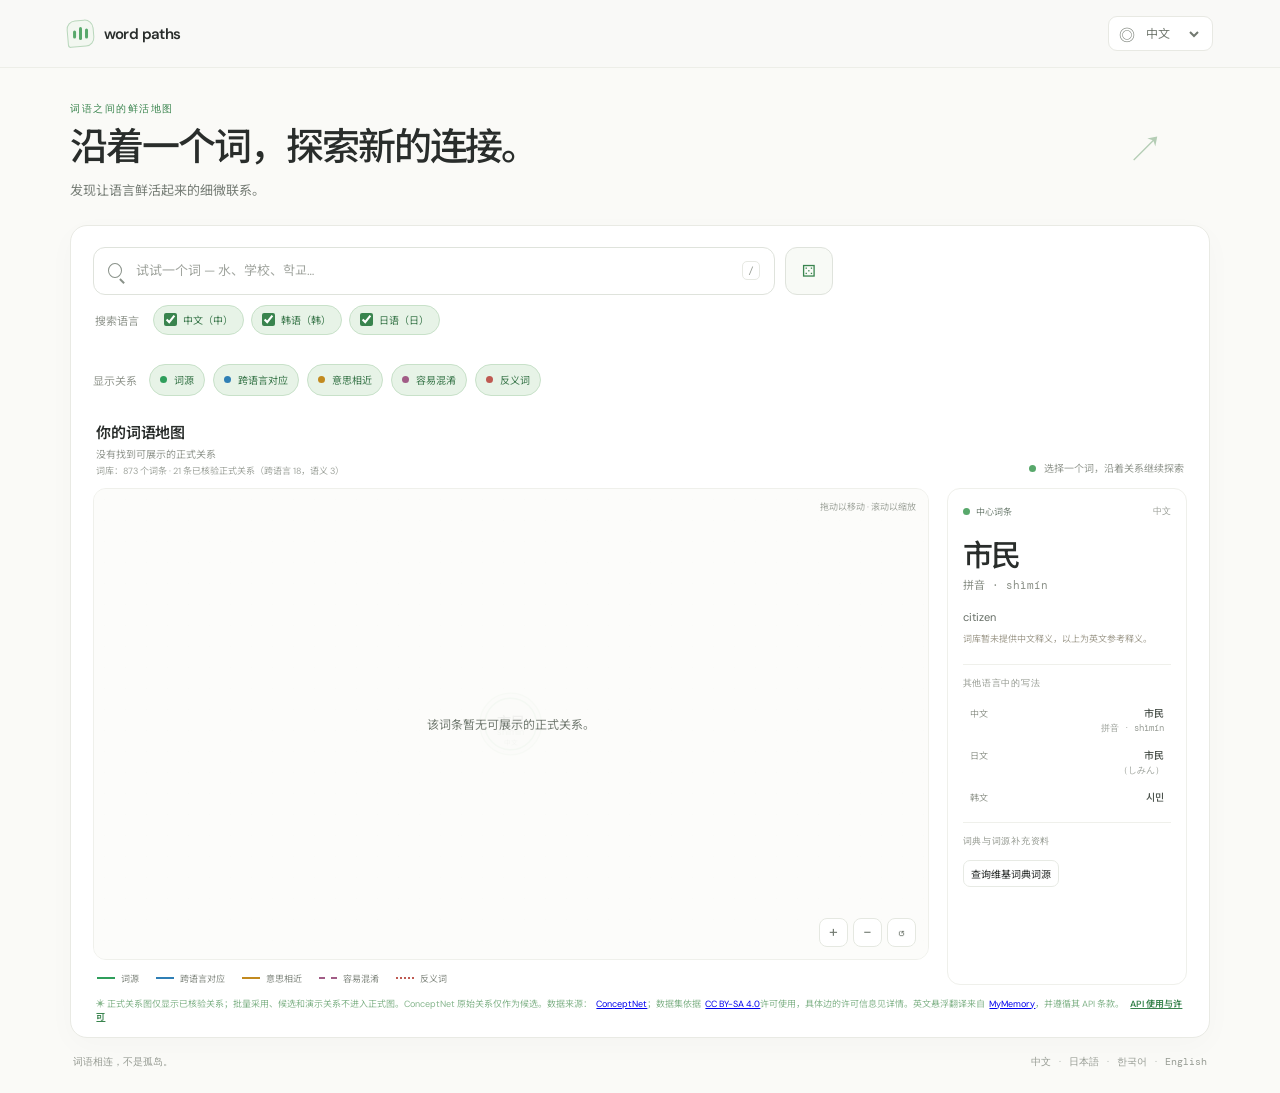
<file: word-paths/index.html>
<!doctype html>
<!-- 此文件是 Word Paths 单页应用的 HTML 入口和主界面结构。 -->
<html lang="zh-CN">
  <head>
    <meta charset="utf-8">
    <meta name="viewport" content="width=device-width, initial-scale=1">
    <meta name="theme-color" content="#fafaf7">
    <meta name="description" content="探索中文、日文和韩文词汇之间的关系。">
    <title>Word Paths — 词语关系地图</title>
    <link rel="preconnect" href="https://fonts.googleapis.com">
    <link rel="preconnect" href="https://fonts.gstatic.com" crossorigin>
    <link href="https://fonts.googleapis.com/css2?family=DM+Sans:wght@400;500;600;700&family=DM+Mono:wght@400;500&family=Noto+Sans+JP:wght@400;500;600&family=Noto+Sans+KR:wght@400;500;600&family=Noto+Sans+SC:wght@400;500;600&display=swap" rel="stylesheet">
    <link rel="stylesheet" href="css/styles.css">
    <link rel="stylesheet" href="css/animations.css">
    <script type="module" src="js/app.js"></script>
  </head>
  <body>
    <header class="topbar">
      <a class="brand" href="./" aria-label="Word Paths 首页" data-i18n-attr="aria-label:brand.home">
        <span class="brand-mark" aria-hidden="true"><span></span><span></span><span></span></span>
        <span>word paths</span>
      </a>
      <label class="language-picker">
        <span class="sr-only" data-i18n="language.label">界面语言</span>
        <span class="language-globe" aria-hidden="true">◎</span>
        <select id="language">
          <option value="zh" selected>中文</option>
          <option value="en">English</option>
          <option value="ko">한국어</option>
          <option value="ja">日本語</option>
        </select>
      </label>
    </header>

    <main class="page-shell">
      <section class="welcome">
        <div>
          <p class="eyebrow" data-i18n="welcome.eyebrow">词语之间的鲜活地图</p>
          <h1 data-i18n="welcome.title">沿着一个词，探索新的连接。</h1>
          <p class="welcome-copy" data-i18n="welcome.copy">发现让语言鲜活起来的细微联系。</p>
        </div>
        <span class="welcome-mark" aria-hidden="true">↗</span>
      </section>

      <section class="explorer" aria-label="词汇探索" data-i18n-attr="aria-label:explorer.label">
        <p id="development-notice" class="development-notice" role="status" hidden></p>
        <div class="explorer-tools">
          <form id="search-form" class="search-row" role="search">
            <label class="search-box">
              <span class="search-icon" aria-hidden="true"></span>
              <span class="sr-only" data-i18n="search.label">搜索中文、日文或韩文词汇</span>
              <input id="search" type="search" placeholder="试试一个词 — 水、学校、학교…" data-i18n-attr="placeholder:search.placeholder" autocomplete="off" aria-controls="search-candidates" aria-autocomplete="list">
              <kbd>/</kbd>
            </label>
            <button class="random-button" id="random" type="button" aria-label="随机探索一个词" title="随机探索一个词" data-i18n-attr="aria-label:search.random" data-i18n-title="search.random">
              <span aria-hidden="true">⚄</span>
            </button>
          </form>
          <fieldset id="search-languages" class="search-language-row">
            <legend data-i18n="search.languages">搜索语言</legend>
            <label class="search-language-option is-selected" data-search-language-option="zh">
              <input type="checkbox" value="zh" checked>
              <span data-i18n="search.language.zh">中文（中）</span>
              <span class="search-language-lock" data-i18n="search.languageLocked" hidden>当前</span>
            </label>
            <label class="search-language-option is-selected" data-search-language-option="ko">
              <input type="checkbox" value="ko" checked>
              <span data-i18n="search.language.ko">韩语（韩）</span>
              <span class="search-language-lock" data-i18n="search.languageLocked" hidden>当前</span>
            </label>
            <label class="search-language-option is-selected" data-search-language-option="ja">
              <input type="checkbox" value="ja" checked>
              <span data-i18n="search.language.ja">日语（日）</span>
              <span class="search-language-lock" data-i18n="search.languageLocked" hidden>当前</span>
            </label>
          </fieldset>
          <p id="search-message" class="search-message" aria-live="polite"></p>
          <div id="search-candidates" class="search-candidates" role="listbox" aria-label="匹配的词条" data-i18n-attr="aria-label:search.candidates" hidden></div>

          <div class="filter-row" role="group" aria-label="关系筛选" data-i18n-attr="aria-label:filters.label">
            <span class="filter-label" data-i18n="filters.label">显示关系</span>
            <button class="filter-chip" type="button" data-filter="origin" aria-pressed="true"><i class="filter-dot origin-dot"></i><span data-i18n="filter.origin">词源</span></button>
            <button class="filter-chip" type="button" data-filter="equivalent" aria-pressed="true"><i class="filter-dot equivalent-dot"></i><span data-i18n="filter.equivalent">跨语言对应</span></button>
            <button class="filter-chip" type="button" data-filter="similar" aria-pressed="true"><i class="filter-dot similar-dot"></i><span data-i18n="filter.similar">意思相近</span></button>
            <button class="filter-chip" type="button" data-filter="confusable" aria-pressed="true"><i class="filter-dot confusable-dot"></i><span data-i18n="filter.confusable">容易混淆</span></button>
            <button class="filter-chip" type="button" data-filter="antonym" aria-pressed="true"><i class="filter-dot antonym-dot"></i><span data-i18n="filter.antonym">反义词</span></button>
          </div>
        </div>

        <div class="graph-heading">
          <div>
            <h2 data-i18n="graph.title">你的词语地图</h2>
            <p id="result-count" aria-live="polite">正在加载词条…</p>
            <p id="dataset-stats" class="dataset-stats" aria-live="polite"></p>
          </div>
          <p class="graph-instruction"><span class="instruction-dot"></span> <span data-i18n="graph.instruction">选择一个词，沿着关系继续探索</span></p>
        </div>

        <nav class="trail" id="trail" aria-label="探索路径" data-i18n-attr="aria-label:trail.label" hidden>
          <button class="trail-back" id="trail-back" type="button" aria-label="返回上一个词" title="返回上一个词" data-i18n-attr="aria-label:trail.back" data-i18n-title="trail.back">←</button>
          <div class="trail-steps" id="trail-steps"></div>
        </nav>

        <div class="workspace">
          <div class="graph-column">
            <div class="graph-frame">
              <div id="graph" class="graph" role="region" aria-label="交互式词汇关系图" data-i18n-attr="aria-label:graph.label"></div>
              <div id="graph-peek" class="graph-peek" role="status" aria-live="polite" hidden></div>
              <div id="graph-message" class="graph-message" role="status" hidden></div>
              <div class="graph-controls" aria-label="关系图控制" data-i18n-attr="aria-label:graph.controls">
                <button id="zoom-in" type="button" aria-label="放大" data-i18n-attr="aria-label:graph.zoomIn">+</button>
                <button id="zoom-out" type="button" aria-label="缩小" data-i18n-attr="aria-label:graph.zoomOut">−</button>
                <button id="zoom-reset" type="button" aria-label="重置关系图视图" data-i18n-attr="aria-label:graph.reset">↺</button>
              </div>
              <span class="drag-hint" data-i18n="graph.dragHint">拖动以移动 · 滚动以缩放</span>
            </div>
            <div class="legend" aria-label="关系图例" data-i18n-attr="aria-label:legend.label">
              <span><i class="legend-line origin-line"></i><span data-i18n="filter.origin">词源</span></span>
              <span><i class="legend-line equivalent-line"></i><span data-i18n="filter.equivalent">跨语言对应</span></span>
              <span><i class="legend-line similar-line"></i><span data-i18n="filter.similar">意思相近</span></span>
              <span><i class="legend-line confusable-line"></i><span data-i18n="filter.confusable">容易混淆</span></span>
              <span><i class="legend-line antonym-line"></i><span data-i18n="filter.antonym">反义词</span></span>
            </div>
          </div>

          <aside class="details-panel" id="details" aria-live="polite" aria-label="词条详情" data-i18n-attr="aria-label:details.panel"></aside>
        </div>
        <p class="dataset-note"><span data-i18n="dataset.prefix">✳ 本地原型中的词汇关系尚未核验。ConceptNet 来源：</span><a href="https://conceptnet.io/" target="_blank" rel="noreferrer" data-i18n="dataset.conceptnet">ConceptNet</a><span data-i18n="dataset.licensePrefix">；数据集依据</span><a href="https://creativecommons.org/licenses/by-sa/4.0/" target="_blank" rel="noreferrer" data-i18n="dataset.license">CC BY-SA 4.0</a><span data-i18n="dataset.licenseSuffix">许可使用，具体边的许可信息见详情。英文悬浮翻译来自</span><a href="https://mymemory.translated.net/terms-and-conditions" target="_blank" rel="noreferrer" data-i18n="dataset.mymemory">MyMemory</a><span data-i18n="dataset.suffix">，并遵循其 API 条款。</span> <a class="api-link" href="api.html" data-i18n="dataset.apiLink">API 使用与许可</a></p>
      </section>

      <footer class="page-footer">
        <span data-i18n="footer">词语相连，不是孤岛。</span>
        <span>中文 <i>·</i> 日本語 <i>·</i> 한국어 <i>·</i> English</span>
      </footer>
    </main>
  </body>
</html>
</file>
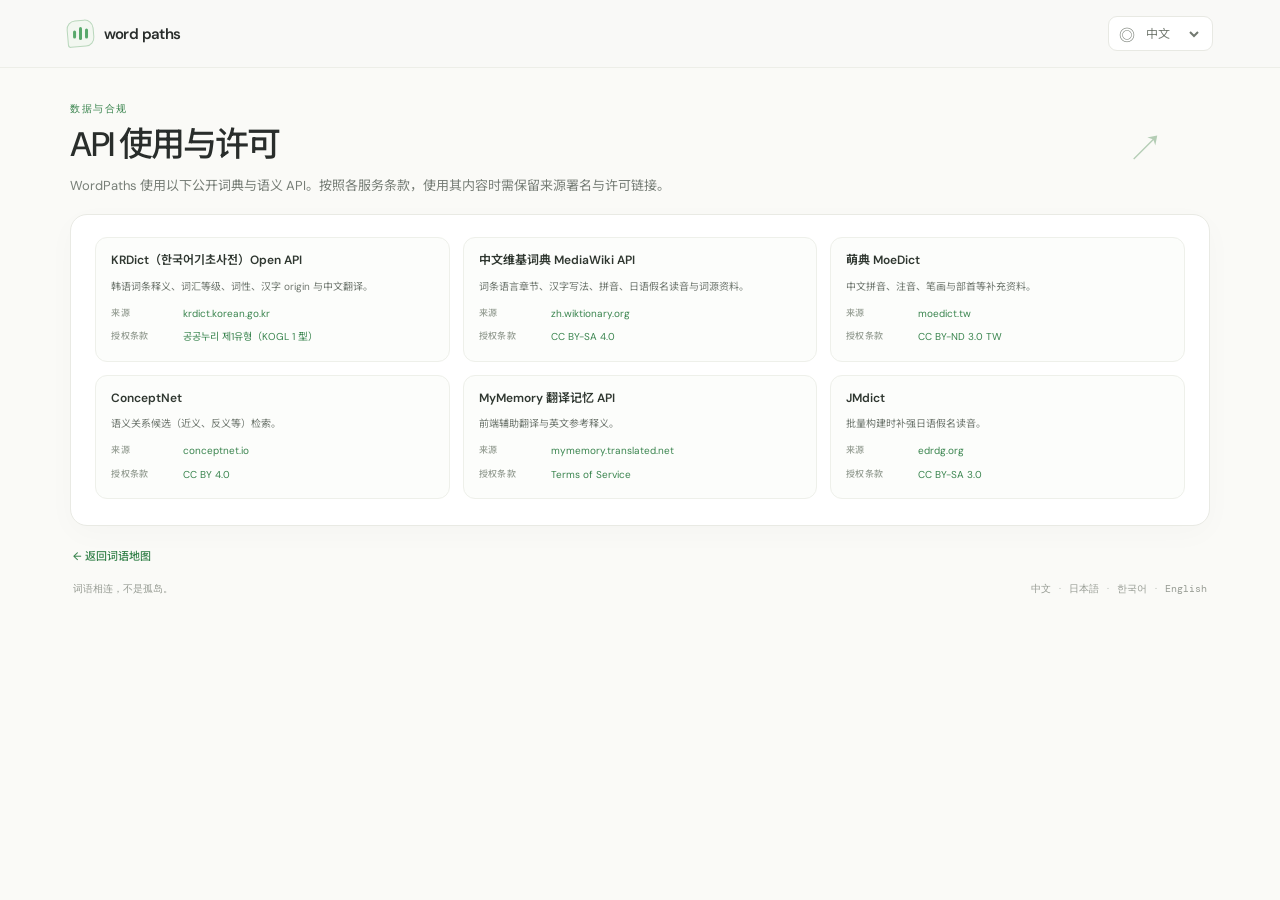
<file: word-paths/api.html>
<!doctype html>
<!-- 此文件列出 WordPaths 使用的公开 API、授权条款与合规说明。 -->
<html lang="zh-CN">
  <head>
    <meta charset="utf-8">
    <meta name="viewport" content="width=device-width, initial-scale=1">
    <meta name="theme-color" content="#fafaf7">
    <meta name="description" content="WordPaths 的 API 使用清单、授权条款与合规说明。">
    <title>API 使用与许可 · Word Paths</title>
    <link rel="preconnect" href="https://fonts.googleapis.com">
    <link rel="preconnect" href="https://fonts.gstatic.com" crossorigin>
    <link href="https://fonts.googleapis.com/css2?family=DM+Sans:wght@400;500;600;700&family=DM+Mono:wght@400;500&family=Noto+Sans+JP:wght@400;500;600&family=Noto+Sans+KR:wght@400;500;600&family=Noto+Sans+SC:wght@400;500;600&display=swap" rel="stylesheet">
    <link rel="stylesheet" href="css/styles.css">
  </head>
  <body>
    <header class="topbar">
      <a class="brand" href="index.html" aria-label="Word Paths 首页" data-i18n-attr="aria-label:brand.home">
        <span class="brand-mark" aria-hidden="true"><span></span><span></span><span></span></span>
        <span>word paths</span>
      </a>
      <label class="language-picker">
        <span class="sr-only" data-i18n="language.label">界面语言</span>
        <span class="language-globe" aria-hidden="true">◎</span>
        <select id="language">
          <option value="zh" selected>中文</option>
          <option value="en">English</option>
          <option value="ko">한국어</option>
          <option value="ja">日本語</option>
        </select>
      </label>
    </header>

    <main class="page-shell api-shell">
      <section class="welcome api-welcome">
        <div>
          <p class="eyebrow" id="api-eyebrow"></p>
          <h1 id="api-title"></h1>
          <p class="welcome-copy" id="api-intro"></p>
        </div>
        <span class="welcome-mark" aria-hidden="true">↗</span>
      </section>

      <div id="api-content" class="api-content"></div>

      <p class="api-back-row"><a class="api-back" href="index.html" id="api-back"></a></p>

      <footer class="page-footer">
        <span data-i18n="footer">词语相连，不是孤岛。</span>
        <span>中文 <i>·</i> 日本語 <i>·</i> 한국어 <i>·</i> English</span>
      </footer>
    </main>

    <script type="module" src="js/apiPage.js"></script>
  </body>
</html>
</file>
<file: word-paths/css/styles.css>
/* 此文件定义 Word Paths 界面布局、颜色、响应式样式和无障碍状态。 */
:root {
  color-scheme: light;
  --paper: #fafaf7;
  --surface: #fff;
  --ink: #292d2b;
  --muted: #858a84;
  --line: #e8e9e3;
  --green: #58a86b;
  --green-dark: #39844e;
  --pale-green: #e7f3e7;
  --gray: #e8e9e3;
  font-family: "DM Sans", "Noto Sans SC", "Noto Sans JP", "Noto Sans KR", sans-serif;
  font-synthesis: none;
}

* { box-sizing: border-box; }

body {
  min-width: 340px;
  margin: 0;
  background: var(--paper);
  color: var(--ink);
}

button, input, select { font: inherit; }
button, select { color: inherit; }
button { -webkit-tap-highlight-color: transparent; }

.topbar {
  height: 68px;
  padding: 0 max(5.2%, calc((100% - 1320px) / 2));
  display: flex;
  align-items: center;
  justify-content: space-between;
  border-bottom: 1px solid #edeee8;
  background: rgba(250, 250, 247, .88);
}

.brand {
  display: inline-flex;
  align-items: center;
  gap: 10px;
  color: var(--ink);
  text-decoration: none;
  font-size: 15px;
  font-weight: 600;
  letter-spacing: -.04em;
}

.brand-mark {
  position: relative;
  width: 27px;
  height: 27px;
  display: flex;
  align-items: center;
  justify-content: center;
  gap: 3px;
  border: 1px solid #b9d7bc;
  border-radius: 9px 9px 9px 3px;
  background: #f2f7f0;
  transform: rotate(-5deg);
}

.brand-mark span { width: 3px; border-radius: 4px; background: var(--green); transform: rotate(5deg); }
.brand-mark span:nth-child(1) { height: 8px; }
.brand-mark span:nth-child(2) { height: 13px; }
.brand-mark span:nth-child(3) { height: 10px; }

.language-picker {
  display: flex;
  height: 35px;
  align-items: center;
  gap: 7px;
  padding: 0 10px;
  border: 1px solid var(--line);
  border-radius: 9px;
  background: var(--surface);
  color: #727970;
}

.language-globe { font-size: 16px; }
.language-picker select { border: 0; outline: 0; background: transparent; font-size: 12px; cursor: pointer; }
.page-shell { width: min(1260px, 89%); margin: 0 auto; }

.welcome {
  display: flex;
  justify-content: space-between;
  align-items: center;
  padding: 34px 0 26px;
}

.eyebrow {
  margin: 0 0 9px;
  color: var(--green-dark);
  font: 500 10px "DM Mono", monospace;
  letter-spacing: .15em;
}

.welcome h1 {
  margin: 0;
  font-size: clamp(27px, 3.4vw, 38px);
  font-weight: 500;
  letter-spacing: -.055em;
  line-height: 1.2;
}

.welcome-copy { margin: 9px 0 0; color: #777e77; font-size: 13px; }
.welcome-mark { padding-right: 4%; color: #b4cdb5; font: 300 37px Georgia, serif; }

.explorer {
  padding: 21px 22px 14px;
  border: 1px solid #e9eae4;
  border-radius: 17px;
  background: var(--surface);
  box-shadow: 0 8px 30px rgba(40, 55, 42, .025);
}

.explorer-tools { max-width: 100%; }
.search-row { display: flex; max-width: 740px; gap: 10px; }
.search-box {
  display: flex;
  flex: 1;
  min-width: 0;
  height: 48px;
  align-items: center;
  gap: 12px;
  padding: 0 14px;
  border: 1px solid #dfe3dc;
  border-radius: 12px;
  background: #fff;
  transition: border-color .18s ease, box-shadow .18s ease;
}

.search-box:focus-within { border-color: #9fc8a4; box-shadow: 0 0 0 3px rgba(88, 168, 107, .09); }
.search-icon { width: 15px; height: 15px; position: relative; border: 1.7px solid #899189; border-radius: 50%; }
.search-icon::after { position: absolute; width: 6px; height: 1.7px; right: -5px; bottom: -3px; background: #899189; content: ""; transform: rotate(45deg); transform-origin: left center; }
.search-box input { width: 100%; min-width: 0; border: 0; outline: 0; background: transparent; color: var(--ink); font-size: 13px; }
.search-box input::placeholder { color: #a1a59f; }
.search-box kbd { padding: 2px 5px; border: 1px solid #e7e9e3; border-radius: 5px; color: #969b93; font: 10px "DM Mono", monospace; }

.search-language-row {
  display: flex;
  flex-wrap: wrap;
  align-items: center;
  gap: 7px;
  margin: 10px 0 0;
  padding: 0;
  border: 0;
}
.search-language-row legend { float: left; margin-right: 5px; color: #92978f; font-size: 11px; }
.search-language-option {
  position: relative;
  min-height: 30px;
  display: inline-flex;
  align-items: center;
  gap: 6px;
  padding: 0 10px;
  border: 1px solid #e8e9e3;
  border-radius: 18px;
  background: #fff;
  color: #717871;
  cursor: pointer;
  font-size: 10px;
  transition: color .16s ease, background .16s ease, border-color .16s ease;
}
.search-language-option:hover { border-color: #cddbcf; }
.search-language-option input {
  width: 13px;
  height: 13px;
  margin: 0;
  accent-color: var(--green-dark);
}
.search-language-option.is-selected { border-color: #c8e1c9; background: var(--pale-green); color: #39764a; }
.search-language-option.is-locked { cursor: not-allowed; }
.search-language-option input:focus-visible { outline: 2px solid var(--green-dark); outline-offset: 2px; }
.search-language-option input:disabled { cursor: not-allowed; }
.search-language-lock { color: #69836b; font-size: 9px; }

.random-button {
  width: 48px;
  height: 48px;
  display: grid;
  flex: 0 0 48px;
  place-items: center;
  border: 1px solid #dfe3dc;
  border-radius: 12px;
  background: #f8faf6;
  color: var(--green-dark);
  cursor: pointer;
  font-size: 21px;
}

.random-button:hover { border-color: #abd2ad; background: #eff7ed; }
.random-button:active { transform: scale(.94); }
.search-message { min-height: 16px; margin: 5px 0 8px 3px; color: #777e77; font-size: 10px; }
.search-message.is-error { color: #a65a50; }
.search-candidates { max-width: 740px; display: grid; gap: 5px; margin: 0 0 10px; }
.search-candidates[hidden] { display: none; }
.search-candidate {
  display: flex;
  justify-content: space-between;
  align-items: center;
  gap: 14px;
  width: 100%;
  padding: 9px 12px;
  border: 1px solid #e8e9e3;
  border-radius: 9px;
  background: #fff;
  text-align: left;
  cursor: pointer;
}
.search-candidate:hover, .search-candidate:focus-visible { border-color: #abd2ad; background: #f7fbf5; }
.search-candidate-word { color: var(--ink); font-size: 13px; }
.search-candidate-language { color: #777e77; font-size: 11px; }

.filter-row { display: flex; flex-wrap: wrap; align-items: center; gap: 8px; }
.filter-label { margin-right: 4px; color: #92978f; font-size: 11px; }
.filter-chip {
  min-height: 32px;
  display: inline-flex;
  align-items: center;
  gap: 7px;
  padding: 0 10px;
  border: 1px solid #e8e9e3;
  border-radius: 20px;
  background: #fff;
  color: #717871;
  cursor: pointer;
  font-size: 10px;
  transition: color .16s ease, background .16s ease, border-color .16s ease, transform .16s ease;
}

.filter-chip:hover { border-color: #cddbcf; }
.filter-chip:active { transform: scale(.97); }
.filter-chip[aria-pressed="true"] { border-color: #c8e1c9; background: var(--pale-green); color: #39764a; }
.filter-dot { width: 7px; height: 7px; border-radius: 50%; }
.origin-dot { background: #2f9e5b; }
.equivalent-dot { background: #2f7fb5; }
.similar-dot { background: #c28a1f; }
.confusable-dot { background: #a15c86; }
.antonym-dot { background: #bf5a52; }

.graph-heading { display: flex; justify-content: space-between; align-items: end; margin: 25px 3px 11px; }
.graph-heading h2 { margin: 0 0 3px; font-size: 15px; font-weight: 600; letter-spacing: -.02em; }
.graph-heading p { margin: 0; color: #92978f; font-size: 10px; }
.graph-heading .dataset-stats { margin-top: 3px; color: #a0a59e; font-size: 9px; }
.development-notice {
  margin: 0 0 12px;
  padding: 9px 12px;
  border: 1px solid #e6c982;
  border-radius: 8px;
  background: #fff8e6;
  color: #765a16;
  font-size: 12px;
}
.graph-instruction { padding-bottom: 2px; }
.instruction-dot { width: 7px; height: 7px; display: inline-block; margin-right: 5px; border-radius: 50%; background: var(--green); }

.trail { display: flex; align-items: center; gap: 7px; margin: 0 3px 11px; padding: 7px 9px; border: 1px solid #eef0ea; border-radius: 10px; background: #fbfcf9; overflow-x: auto; }
.trail[hidden] { display: none; }
.trail-back { flex: 0 0 auto; width: 25px; height: 25px; display: grid; place-items: center; border: 1px solid #e3e7e0; border-radius: 7px; background: #fff; color: #6f7a71; cursor: pointer; font-size: 13px; }
.trail-back:hover:not(:disabled) { border-color: #bcd7bd; color: var(--green-dark); }
.trail-back:disabled { opacity: .45; cursor: default; }
.trail-steps { display: flex; align-items: center; gap: 5px; min-width: 0; }
.trail-step { flex: 0 0 auto; max-width: 170px; overflow: hidden; padding: 3px 7px; border: 1px solid transparent; border-radius: 7px; background: transparent; color: #6f786f; cursor: pointer; font-size: 11px; text-overflow: ellipsis; white-space: nowrap; }
.trail-step:hover { border-color: #d6e7d6; background: #f2f8f0; color: #39764a; }
.trail-step.is-current { border-color: #c8e1c9; background: var(--pale-green); color: #39764a; font-weight: 600; }
.trail-sep { flex: 0 0 auto; color: #c4cac2; font-size: 10px; }

.workspace { display: grid; grid-template-columns: minmax(0, 1fr) 240px; gap: 18px; }
.graph-column { min-width: 0; }
.graph-frame {
  position: relative;
  min-height: 470px;
  overflow: hidden;
  border: 1px solid #eff0eb;
  border-radius: 13px;
  background-color: #fcfcfa;
  background-image: radial-gradient(#e5e8e1 .7px, transparent .7px);
  background-size: 21px 21px;
}

.graph { position: relative; width: 100%; height: 470px; }
.graph svg { position: absolute; inset: 0; width: 100%; height: 100%; display: block; overflow: hidden; touch-action: none; }
.graph-content { transform-origin: 0 0; }
.graph-edge { fill: none; stroke: #cbd3c9; stroke-width: 2.6; vector-effect: non-scaling-stroke; }
.graph-edge.edge-origin { stroke: #2f9e5b; }
.graph-edge.edge-equivalent { stroke: #2f7fb5; }
.graph-edge.edge-similar { stroke: #c28a1f; }
.graph-edge.edge-confusable { stroke: #a15c86; stroke-dasharray: 6 4; }
.graph-edge.edge-antonym { stroke: #bf5a52; stroke-dasharray: 2 5; stroke-width: 2.9; }
.graph-edge.edge-unclassified { stroke: #8a918a; stroke-dasharray: 1 4; }
.graph-edge.is-active { stroke-width: 4.2; }
.graph-node { cursor: grab; outline: none; transition: transform .5s cubic-bezier(.2, .8, .3, 1); }
.graph-node.is-dragging { cursor: grabbing; transition: none; }
.node-halo { fill: transparent; stroke: transparent; stroke-width: 1.5; }
.node-core { fill: #fff; stroke: #d9ded7; stroke-width: 1.3; }
.graph-node.is-center .node-core { fill: var(--pale-green); stroke: #75b480; stroke-width: 1.7; }
.graph-node:hover .node-halo, .graph-node.is-connected .node-halo { fill: rgba(88, 168, 107, .07); stroke: #bfd7bf; }
.graph-node.is-center .node-halo { fill: rgba(88, 168, 107, .11); stroke: #abd0ac; }
.graph-node:focus-visible .node-halo { stroke: #58a86b; stroke-width: 2; }
.node-label { fill: #303631; font: 500 17px "DM Sans", "Noto Sans SC", "Noto Sans JP", "Noto Sans KR", sans-serif; text-anchor: middle; dominant-baseline: central; pointer-events: none; }
.node-pinyin { fill: #858e84; font: 11px "DM Sans", sans-serif; text-anchor: middle; pointer-events: none; }
.node-language { fill: #858e84; font: 8px "DM Sans", "Noto Sans SC", "Noto Sans JP", "Noto Sans KR", sans-serif; text-anchor: middle; pointer-events: none; }

.node-center-dot { fill: #58a86b; }
.graph-node.is-dimmed { opacity: .3; }
.legend { display: flex; flex-wrap: wrap; gap: 17px; padding: 12px 4px 0; color: #838981; font-size: 9px; }
.legend span { display: inline-flex; align-items: center; gap: 6px; }
.legend-line { width: 18px; height: 0; border-top: 2.2px solid #cbd3c9; }
.origin-line { border-color: #2f9e5b; }
.equivalent-line { border-color: #2f7fb5; }
.similar-line { border-color: #c28a1f; }
.confusable-line { border-color: #a15c86; border-top-style: dashed; }
.antonym-line { border-color: #bf5a52; border-top-style: dotted; }

.graph-controls { position: absolute; right: 12px; bottom: 12px; display: flex; gap: 5px; }
.graph-controls button { width: 29px; height: 29px; border: 1px solid #e5e8e1; border-radius: 8px; background: rgba(255,255,255,.94); color: #747c73; cursor: pointer; font-size: 16px; line-height: 1; }
.graph-controls button:hover { border-color: #bfd6c0; color: var(--green-dark); }
.graph-controls button:last-child { font-size: 14px; }
.drag-hint { position: absolute; right: 12px; top: 11px; color: #a2a79f; font-size: 9px; pointer-events: none; }

.graph-peek {
  position: absolute;
  top: 11px;
  left: 12px;
  z-index: 3;
  width: min(238px, calc(100% - 112px));
  padding: 10px 26px 10px 11px;
  border: 1px solid #dfe6dc;
  border-radius: 11px;
  background: rgba(255, 255, 255, .97);
  box-shadow: 0 8px 24px rgba(40, 55, 42, .12);
}
.graph-peek[hidden] { display: none; }
.graph-peek-close { position: absolute; top: 4px; right: 5px; width: 21px; height: 21px; display: grid; place-items: center; border: 0; border-radius: 6px; background: transparent; color: #8d938b; cursor: pointer; font-size: 14px; line-height: 1; }
.graph-peek-close:hover { background: #eef4ec; color: var(--green-dark); }
.graph-peek-top { margin: 0 0 3px; color: #718074; font-size: 9px; letter-spacing: .02em; }
.graph-peek-meaning { margin: 0; color: #3c443d; font-size: 11px; line-height: 1.45; }
.graph-peek-note { margin: 4px 0 0; color: #a2a79f; font-size: 9px; line-height: 1.4; }
.graph-peek-link { display: inline-block; margin-top: 7px; color: var(--green-dark); font-size: 9px; font-weight: 600; text-decoration: none; }
.graph-peek-link:hover { text-decoration: underline; }

.details-panel { min-width: 0; padding: 16px 15px; border: 1px solid #eff0eb; border-radius: 13px; background: #fff; }
.detail-topline { display: flex; justify-content: space-between; align-items: center; gap: 8px; }
.detail-type { display: inline-flex; align-items: center; gap: 6px; color: #718074; font-size: 9px; }
.detail-type i { width: 7px; height: 7px; border-radius: 50%; background: var(--green); }
.detail-language { color: #9a9e97; font: 9px "DM Mono", monospace; }
.detail-word { margin: 20px 0 2px; font-size: 30px; font-weight: 500; letter-spacing: -.045em; line-height: 1.2; overflow-wrap: anywhere; }
.detail-reading { margin: 0; color: #8b9188; font: 11px "DM Mono", "Noto Sans SC", sans-serif; }
.detail-pos { margin: 8px 0 0; color: #858b83; font-size: 10px; }
.detail-meaning { margin: 16px 0 18px; color: #656d65; font-size: 11px; line-height: 1.75; }
.detail-meaning-note { display: block; margin-top: 5px; color: #a09c8e; font-size: 9px; line-height: 1.6; }
.detail-section { padding: 12px 0; border-top: 1px solid #eff0eb; }
.detail-section h3 { margin: 0 0 9px; color: #92978e; font: 500 9px "DM Mono", monospace; letter-spacing: .08em; text-transform: uppercase; }
.source-enrichment-title { margin: 10px 0 5px; color: #798078; font-size: 10px; font-weight: 500; }
.source-enrichment-item { padding: 7px 0; border-top: 1px solid #f1f2ee; }
.source-enrichment-text { white-space: pre-wrap; overflow-wrap: anywhere; }
.source-enrichment-heading { margin: 8px 0 3px; color: #657369; font-size: 10px; font-weight: 500; }
.source-enrichment-link { display: inline-block; margin-top: 5px; color: var(--green-dark); font-size: 9px; }
.source-enrichment button:disabled { cursor: wait; opacity: .65; }
.translation-row { display: flex; justify-content: space-between; align-items: baseline; gap: 8px; padding: 4px 0; color: #92978e; font-size: 9px; }
.translation-row strong { color: #4b524c; font-size: 10px; font-weight: 500; text-align: right; }
.translation-reading { display: block; margin-top: 2px; color: #9a9f98; font: 9px "DM Mono", sans-serif; }
.translation-row.is-link { width: 100%; padding: 5px 6px; border: 1px solid transparent; border-radius: 7px; background: transparent; text-align: left; cursor: pointer; }
.translation-row.is-link:hover, .translation-row.is-link:focus-visible { border-color: #d3e6d3; background: #f6faf4; }
.translation-row.is-link.is-current { cursor: default; background: transparent; }
.translation-unavailable { display: block; margin-top: 2px; color: #b1a69c; font: 9px "DM Mono", sans-serif; }
.detail-language-hint { margin: 8px 0 0; padding: 7px 9px; border-radius: 7px; background: #fff8e8; color: #81632a; font-size: 9px; line-height: 1.6; }
.relation-copy { margin: 0; color: #686f68; font-size: 10px; line-height: 1.7; }
.relation-provenance { margin: 9px 0 0; color: #999e96; font-size: 9px; }
.detail-empty { padding: 18px 0; }
.detail-sparkle { width: 34px; height: 34px; display: grid; margin-bottom: 23px; place-items: center; border-radius: 50%; background: #f0f6ef; color: var(--green-dark); font-size: 17px; }
.detail-empty h2 { margin: 0 0 7px; font-size: 16px; font-weight: 500; }
.detail-empty p { margin: 0; color: #858b83; font-size: 10px; line-height: 1.7; }
.connection-list { display: flex; flex-wrap: wrap; gap: 5px; margin-top: 12px; }
.connection-group { margin-top: 2px; }
.connection-group + .connection-group { margin-top: 11px; }
.connection-group-title { margin: 0; color: #78857a; font-size: 9px; font-weight: 600; letter-spacing: .05em; }
.connection-group .connection-list { margin-top: 6px; }
.connection-chip { padding: 5px 7px; border: 1px solid #e7eae4; border-radius: 7px; background: white; cursor: pointer; font-size: 10px; }
.connection-chip:hover { border-color: #b9d6bc; background: #f4f8f2; }

.dataset-note { margin: 12px 3px 0; color: #9a9e97; font-size: 9px; }
.api-link { color: var(--green-dark); font-weight: 600; }
.dataset-note span { margin-right: 4px; color: #85b58c; }
.page-footer { display: flex; justify-content: space-between; padding: 17px 3px 24px; color: #969b93; font: 10px "DM Mono", monospace; }
.page-footer i { color: #c1c7bf; font-style: normal; }
.graph-message { position: absolute; inset: 0; display: grid; place-items: center; padding: 20px; background: rgba(252, 252, 250, .94); color: #747c73; font-size: 12px; text-align: center; pointer-events: none; }
.graph-message[hidden] { display: none; }
.sr-only { position: absolute; width: 1px; height: 1px; padding: 0; overflow: hidden; clip: rect(0, 0, 0, 0); white-space: nowrap; clip-path: inset(50%); }

.api-shell { padding-bottom: 8px; }
.api-welcome { padding-bottom: 18px; }
.api-welcome h1 { font-size: clamp(25px, 3vw, 34px); }
.api-welcome .welcome-copy { max-width: 760px; line-height: 1.65; }
.api-content { padding: 22px 24px 26px; border: 1px solid #e9eae4; border-radius: 17px; background: var(--surface); box-shadow: 0 8px 30px rgba(40, 55, 42, .025); }
.api-grid { display: grid; grid-template-columns: repeat(auto-fit, minmax(300px, 1fr)); gap: 13px; }
.api-card { padding: 14px 15px 15px; border: 1px solid #eef0ea; border-radius: 12px; background: #fcfdfb; }
.api-card-title { margin: 0 0 9px; color: #2f3730; font-size: 12px; font-weight: 600; line-height: 1.45; }
.api-card-purpose { margin: 0 0 11px; color: #6f776f; font-size: 10px; line-height: 1.65; }
.api-meta { display: grid; grid-template-columns: 62px minmax(0, 1fr); gap: 7px 10px; margin: 0; }
.api-meta-label { color: #98a096; font-size: 9px; font-weight: 500; letter-spacing: .03em; }
.api-meta-value { margin: 0; color: #5f6760; font-size: 10px; line-height: 1.62; overflow-wrap: anywhere; }
.api-value-link { color: var(--green-dark); text-decoration: none; }
.api-value-link:hover { text-decoration: underline; }
.api-back-row { margin: 18px 3px 0; }
.api-back { color: var(--green-dark); font-size: 11px; font-weight: 500; text-decoration: none; }
.api-back:hover { text-decoration: underline; }

@media (max-width: 900px) {
  .page-shell { width: 93%; }
  .workspace { grid-template-columns: minmax(0, 1fr) 215px; gap: 12px; }
  .explorer { padding-right: 16px; padding-left: 16px; }
  .graph-frame, .graph { height: 430px; min-height: 430px; }
  .filter-label { width: 100%; }
}

@media (max-width: 680px) {
  .topbar { height: 60px; padding: 0 5%; }
  .page-shell { width: 92%; }
  .welcome { padding: 29px 0 21px; }
  .welcome h1 { max-width: 340px; line-height: 1.18; }
  .welcome-copy { max-width: 340px; font-size: 12px; line-height: 1.6; }
  .welcome-mark { padding-right: 1%; }
  .explorer { padding: 14px 11px 13px; border-radius: 14px; }
  .search-language-row { gap: 5px; }
  .search-language-row legend { width: 100%; margin: 0 0 2px; }
  .search-language-option { min-height: 30px; padding: 0 8px; }
  .filter-row { gap: 6px; }
  .filter-chip { min-height: 30px; padding: 0 8px; font-size: 9px; }
  .filter-label { margin-bottom: 2px; }
  .graph-heading { margin-top: 21px; }
  .graph-instruction { display: none; }
  .workspace { grid-template-columns: 1fr; gap: 11px; }
  .graph-frame, .graph { height: 390px; min-height: 390px; }
  .graph-frame { overflow-x: auto; }
  .graph svg { min-width: 600px; }
  .details-panel { padding: 14px; }
  .detail-word { margin-top: 13px; }
  .detail-empty { display: flex; align-items: center; gap: 12px; padding: 2px 0; }
  .detail-sparkle { flex: 0 0 34px; margin: 0; }
  .detail-empty h2 { font-size: 14px; }
  .page-footer { gap: 8px; font-size: 8px; }
}

@media (prefers-reduced-motion: reduce) {
  *, *::before, *::after { scroll-behavior: auto !important; animation-duration: .01ms !important; animation-iteration-count: 1 !important; transition-duration: .01ms !important; }
}
</file>
<file: word-paths/css/animations.css>
/* 此文件定义词汇关系图节点、连线和交互控件的轻量弹性动画。 */
.graph-node, .graph-node .node-core, .graph-edge, .filter-chip, .random-button, .graph-controls button, .connection-chip {
  transition: opacity .22s ease, transform .22s cubic-bezier(.2, .75, .25, 1.2), stroke .22s ease, stroke-width .22s ease, background-color .18s ease, border-color .18s ease;
}

.graph-edge {
  stroke-dasharray: 700;
  stroke-dashoffset: 700;
  animation: draw-path .6s cubic-bezier(.3, .1, .25, 1) forwards;
  animation-delay: var(--edge-delay, 0s);
}

.graph-node {
  animation: arrive .34s ease backwards;
  animation-delay: var(--node-delay, 0ms);
  transition: transform .45s cubic-bezier(.2, .8, .3, 1), opacity .22s ease;
}

.graph-node .node-core {
  animation: node-pop .52s cubic-bezier(.2, 1.15, .3, 1.35) backwards;
  animation-delay: var(--node-delay, 0ms);
  transform-box: fill-box;
  transform-origin: center;
}

.graph-node.is-center .node-core {
  animation: center-settle .72s cubic-bezier(.2, 1.1, .3, 1.3) backwards;
  animation-delay: 0ms;
}

.graph-node.is-connected .node-halo {
  animation: halo-breathe 3.2s ease-in-out infinite;
  animation-delay: var(--float-delay, 0s);
}

.graph-node:hover .node-core {
  transform: scale(1.06);
  transform-box: fill-box;
  transform-origin: center;
}

.graph-node:active .node-core {
  transform: scale(.94);
  transform-box: fill-box;
  transform-origin: center;
}

#graph svg.is-entering { animation: graph-enter .3s ease both; }
#graph svg.is-leaving { animation: graph-leave .22s ease both; pointer-events: none; }

.random-button.is-spinning { animation: dice-spin .42s cubic-bezier(.3, .8, .3, 1) both; }

@keyframes draw-path {
  to { stroke-dashoffset: 0; }
}

@keyframes arrive {
  from { opacity: 0; }
  to { opacity: 1; }
}

@keyframes node-pop {
  0% { opacity: 0; transform: scale(.4); }
  60% { opacity: 1; transform: scale(1.08); }
  80% { transform: scale(.97); }
  100% { transform: scale(1); }
}

@keyframes center-settle {
  0% { transform: scale(.55); }
  45% { transform: scale(1.12); }
  70% { transform: scale(.94); }
  85% { transform: scale(1.03); }
  100% { transform: scale(1); }
}

@keyframes halo-breathe {
  0%, 100% { opacity: .55; }
  50% { opacity: 1; }
}

@keyframes graph-enter {
  from { opacity: 0; }
  to { opacity: 1; }
}

@keyframes graph-leave {
  to { opacity: 0; }
}

@keyframes dice-spin {
  0% { transform: rotate(0deg) scale(1); }
  55% { transform: rotate(300deg) scale(1.12); }
  100% { transform: rotate(360deg) scale(1); }
}

.detail-card { animation: detail-in .26s ease both; }

@keyframes detail-in {
  from { opacity: 0; transform: translateY(5px); }
  to { opacity: 1; transform: none; }
}

@media (prefers-reduced-motion: reduce) {
  .graph-node,
  .graph-node .node-core,
  .graph-node.is-center .node-core,
  .graph-node.is-connected .node-halo,
  .graph-edge,
  #graph svg.is-entering,
  #graph svg.is-leaving,
  .random-button.is-spinning,
  .detail-card {
    animation: none !important;
  }
  .graph-node .node-core,
  .graph-node:hover .node-core {
    transform: none !important;
  }
  .graph-node { transition: none !important; }
  .graph-node.is-dragging { transition: none !important; }
  .graph-edge {
    stroke-dashoffset: 0 !important;
  }
}
</file>
